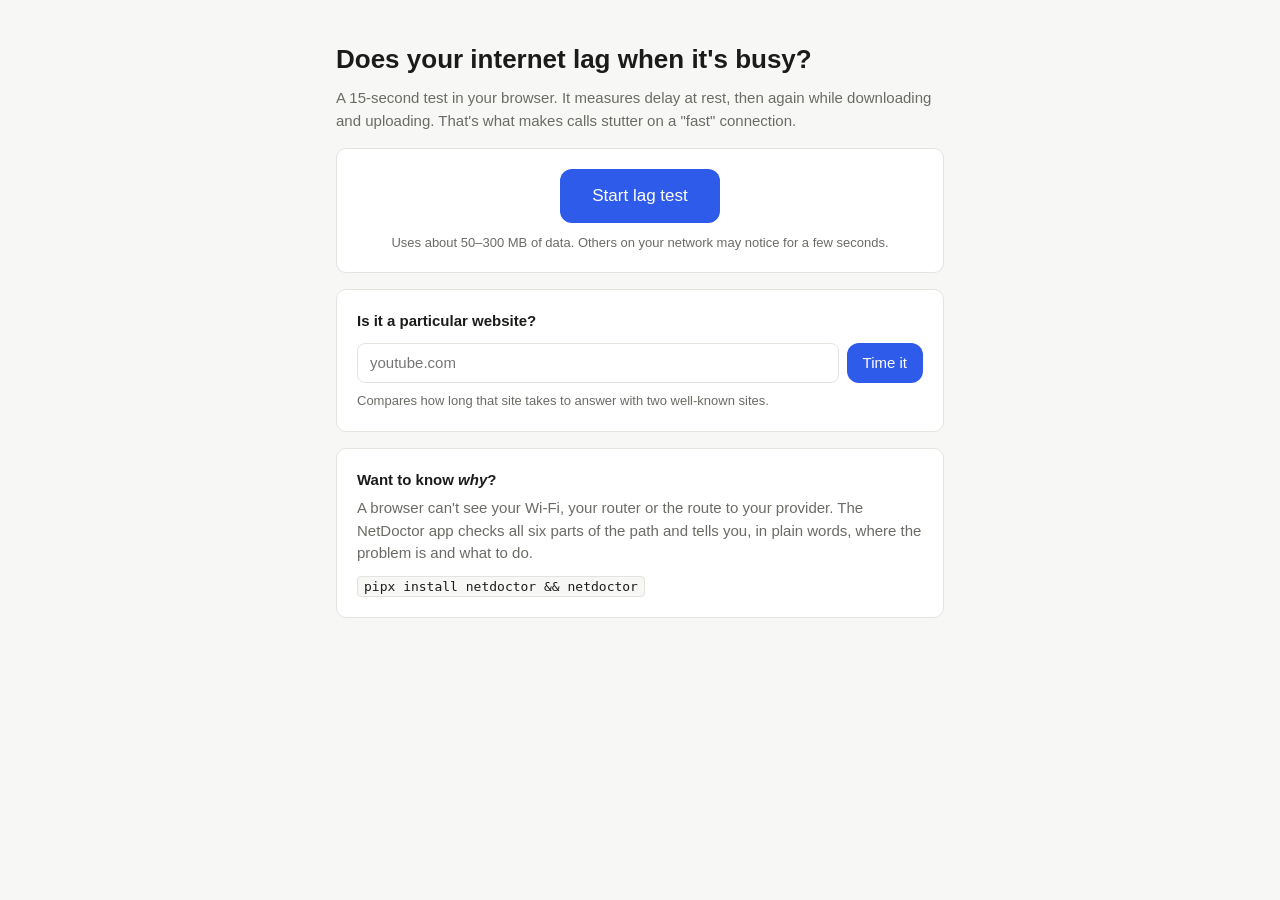
<file: web/index.html>
<!doctype html>
<html lang="en">
<head>
<meta charset="utf-8">
<meta name="viewport" content="width=device-width, initial-scale=1">
<title>NetDoctor Lag Test</title>
<meta name="description" content="Does your connection lag when it's busy? A 15-second in-browser test. Get the full diagnosis with the NetDoctor app.">
<style>
:root{--bg:#f7f7f5;--surface:#fff;--text:#1b1b1a;--muted:#6b6b66;--border:#e4e4df;--accent:#2f5bea;--accent-text:#fff;--good:#1f8a4c;--fair:#b26b00;--poor:#c8372d;--line:#c2410c;color-scheme:light}
@media (prefers-color-scheme:dark){:root:not([data-theme="light"]){--bg:#151514;--surface:#1e1e1c;--text:#ececea;--muted:#a3a39d;--border:#2f2f2c;--accent:#6d8dff;--accent-text:#0d0d0c;--good:#4cc27d;--fair:#e9a23b;--poor:#f0705f;--line:#f59e5b;color-scheme:dark}}
:root[data-theme="dark"]{--bg:#151514;--surface:#1e1e1c;--text:#ececea;--muted:#a3a39d;--border:#2f2f2c;--accent:#6d8dff;--accent-text:#0d0d0c;--good:#4cc27d;--fair:#e9a23b;--poor:#f0705f;--line:#f59e5b;color-scheme:dark}
*{box-sizing:border-box}body{margin:0;background:var(--bg);color:var(--text);font:15px/1.5 -apple-system,BlinkMacSystemFont,"Segoe UI",Inter,sans-serif}
main{max-width:640px;margin:0 auto;padding:40px 16px 64px}
h1{font-size:26px;font-weight:600;margin:0}p{margin:0}.muted{color:var(--muted)}
.card{background:var(--surface);border:1px solid var(--border);border-radius:10px;padding:20px;margin-top:16px}
button{font:inherit;font-weight:500;font-size:17px;border-radius:12px;border:0;background:var(--accent);color:var(--accent-text);padding:14px 32px;cursor:pointer}
button:disabled{opacity:.5}
.grade{font-size:56px;font-weight:700;line-height:1}
.nums{display:grid;grid-template-columns:repeat(3,1fr);gap:12px;margin-top:16px}.nums b{font-size:20px;display:block}.nums span{font-size:12px;color:var(--muted)}
svg{width:100%;height:auto;display:block}svg text{fill:var(--muted);font-size:11px}
code{font:13px ui-monospace,Menlo,monospace;background:var(--bg);border:1px solid var(--border);padding:2px 6px;border-radius:4px}
.row{display:flex;gap:8px;flex-wrap:wrap;align-items:center}
input{font:inherit;padding:8px 12px;border-radius:8px;border:1px solid var(--border);background:var(--surface);color:var(--text);flex:1;min-width:0}
.small{font-size:13px}
</style>
</head>
<body>
<main>
  <h1>Does your internet lag when it's busy?</h1>
  <p class="muted" style="margin-top:8px">A 15-second test in your browser. It measures delay at rest, then again while downloading and uploading. That's what makes calls stutter on a "fast" connection.</p>
  <div class="card" style="text-align:center">
    <button id="go">Start lag test</button>
    <p class="muted small" style="margin-top:10px" id="status">Uses about 50–300 MB of data. Others on your network may notice for a few seconds.</p>
  </div>
  <div class="card" id="result" hidden>
    <div class="row"><div class="grade" id="grade">–</div><div style="flex:1"><b id="gtitle"></b><p class="muted" id="gtext"></p></div></div>
    <div class="nums">
      <div><b id="idle">–</b><span>Delay at rest</span></div>
      <div><b id="dl">–</b><span>Downloading</span></div>
      <div><b id="ul">–</b><span>Uploading</span></div>
    </div>
    <div style="margin-top:16px" id="chart"></div>
    <p class="muted small" style="margin-top:6px">Delay to a nearby server during the test. Shaded areas are under load.</p>
  </div>
  <div class="card">
    <b>Is it a particular website?</b>
    <form class="row" id="siteform" style="margin-top:10px"><input id="site" placeholder="youtube.com" aria-label="Website"><button style="font-size:15px;padding:9px 16px">Time it</button></form>
    <p class="muted small" style="margin-top:8px" id="siteout">Compares how long that site takes to answer with two well-known sites.</p>
  </div>
  <div class="card">
    <b>Want to know <i>why</i>?</b>
    <p class="muted" style="margin-top:6px">A browser can't see your Wi-Fi, your router or the route to your provider. The NetDoctor app checks all six parts of the path and tells you, in plain words, where the problem is and what to do.</p>
    <p style="margin-top:10px"><code>pipx install netdoctor && netdoctor</code></p>
  </div>
</main>
<script>
const CF = "https://speed.cloudflare.com";
const $ = (id) => document.getElementById(id);
const sleep = (ms) => new Promise((r) => setTimeout(r, ms));
const med = (a) => { const s = a.filter((x) => x != null).sort((x, y) => x - y); return s.length ? s[Math.floor(s.length / 2)] : null; };
const GRADES = [[5, "A+", "Perfect for calls and gaming"], [30, "A", "Great"], [60, "B", "Good, minor lag possible"], [200, "C", "Calls may stutter during big uploads or downloads"], [400, "D", "Noticeable lag whenever the connection is busy"], [1e9, "F", "Calls and games unusable while anything downloads"]];

async function ping() {
  const t0 = performance.now();
  try { await fetch(`${CF}/__down?bytes=0&r=${Math.random()}`, { cache: "no-store" }); return performance.now() - t0; }
  catch { return null; }
}

async function sampler(points, phaseRef, t0, stop) {
  while (!stop.done) {
    const t = (performance.now() - t0) / 1000, ph = phaseRef.v;
    ping().then((ms) => points.push([t, ms, ph]));
    await sleep(200);
  }
}

async function load(dir, seconds) {
  const ctrl = new AbortController();
  const end = performance.now() + seconds * 1000;
  let bytes = 0;
  const blob = dir === "upload" ? new Blob([new Uint8Array(8e6)]) : null;
  const worker = async () => {
    while (performance.now() < end) {
      try {
        if (dir === "download") {
          const r = await fetch(`${CF}/__down?bytes=25000000&r=${Math.random()}`, { signal: ctrl.signal, cache: "no-store" });
          const reader = r.body.getReader();
          for (;;) { const { done, value } = await reader.read(); if (done) break; bytes += value.length; if (performance.now() > end) { ctrl.abort(); break; } }
        } else {
          await fetch(`${CF}/__up`, { method: "POST", body: blob, signal: ctrl.signal }); bytes += blob.size;
        }
      } catch { break; }
    }
  };
  const t0 = performance.now();
  setTimeout(() => ctrl.abort(), seconds * 1000 + 500);
  await Promise.all([worker(), worker(), worker(), worker()]);
  return (bytes * 8) / ((performance.now() - t0) / 1000) / 1e6;
}

function chart(points) {
  const W = 600, H = 150, T = 10, B = 18, max = Math.max(50, ...points.map((p) => p[1] || 0).sort((a, b) => a - b).slice(-3, -2)) * 1.1;
  const tMax = Math.max(...points.map((p) => p[0]), 1);
  const x = (t) => (t / tMax) * W, y = (v) => T + (1 - Math.min(v, max) / max) * (H - T - B);
  let bands = "", d = "", prev = null;
  for (const ph of ["download", "upload"]) {
    const ts = points.filter((p) => p[2] === ph).map((p) => p[0]);
    if (ts.length) bands += `<rect x="${x(Math.min(...ts))}" y="${T}" width="${x(Math.max(...ts)) - x(Math.min(...ts))}" height="${H - T - B}" fill="var(--accent)" opacity="0.07"/><text x="${(x(Math.min(...ts)) + x(Math.max(...ts))) / 2}" y="${H - 4}" text-anchor="middle">${ph}ing</text>`;
  }
  points.sort((a, b) => a[0] - b[0]).forEach((p) => { if (p[1] != null) { d += `${prev ? "L" : "M"}${x(p[0]).toFixed(1)},${y(p[1]).toFixed(1)}`; prev = p; } });
  return `<svg viewBox="0 0 ${W} ${H}">${bands}<path d="${d}" fill="none" stroke="var(--line)" stroke-width="1.6"/><text x="0" y="${T + 8}">${Math.round(max)} ms</text></svg>`;
}

$("go").onclick = async () => {
  $("go").disabled = true;
  const points = [], phase = { v: "idle" }, stop = { done: false }, t0 = performance.now();
  $("status").textContent = "Measuring delay at rest…";
  await ping();
  const s = sampler(points, phase, t0, stop);
  await sleep(3000);
  phase.v = "download"; $("status").textContent = "Testing while downloading…";
  const down = await load("download", 5);
  phase.v = "upload"; $("status").textContent = "Testing while uploading…";
  const up = await load("upload", 5);
  stop.done = true; await s; await sleep(400);
  const idle = med(points.filter((p) => p[2] === "idle").map((p) => p[1]));
  const dl = med(points.filter((p) => p[2] === "download" && p[0] > 4).map((p) => p[1]));
  const ul = med(points.filter((p) => p[2] === "upload").map((p) => p[1]));
  const extra = Math.max(0, Math.max(dl ?? 0, ul ?? 0) - (idle ?? 0));
  const [, g, text] = GRADES.find(([lim]) => extra < lim);
  $("grade").textContent = g;
  $("grade").style.color = extra < 60 ? "var(--good)" : extra < 200 ? "var(--fair)" : "var(--poor)";
  $("gtitle").textContent = `Lag grade ${g}: ${text}`;
  $("gtext").textContent = `Delay rises by ${Math.round(extra)} ms when your connection is busy. Speed: ${Math.round(down)} Mbps down, ${Math.round(up)} Mbps up.`;
  $("idle").textContent = idle ? `${Math.round(idle)} ms` : "–";
  $("dl").textContent = dl ? `${Math.round(dl)} ms` : "–";
  $("ul").textContent = ul ? `${Math.round(ul)} ms` : "–";
  $("chart").innerHTML = chart(points);
  $("result").hidden = false;
  $("status").textContent = "Done. Run it again any time.";
  $("go").disabled = false;
};

async function timeSite(url) {
  const t0 = performance.now();
  try { await fetch(url, { mode: "no-cors", cache: "no-store" }); return performance.now() - t0; } catch { return null; }
}
$("siteform").onsubmit = async (e) => {
  e.preventDefault();
  let host = $("site").value.trim().replace(/^https?:\/\//, "").split("/")[0];
  if (!host) return;
  $("siteout").textContent = "Timing…";
  const [t, a, b] = await Promise.all([timeSite(`https://${host}/`), timeSite("https://www.google.com/generate_204"), timeSite("https://www.wikipedia.org/")]);
  const ref = med([a, b]);
  if (t == null) $("siteout").textContent = `${host} didn't answer. If other sites work, the problem is likely the site itself.`;
  else $("siteout").textContent = `${host} answered in ${Math.round(t)} ms (well-known sites: ${Math.round(ref)} ms). ` + (t > Math.max(1000, 3 * ref) ? "That site looks slow from here; your connection is likely fine." : "That's normal.");
};
</script>
</body>
</html>
</file>
